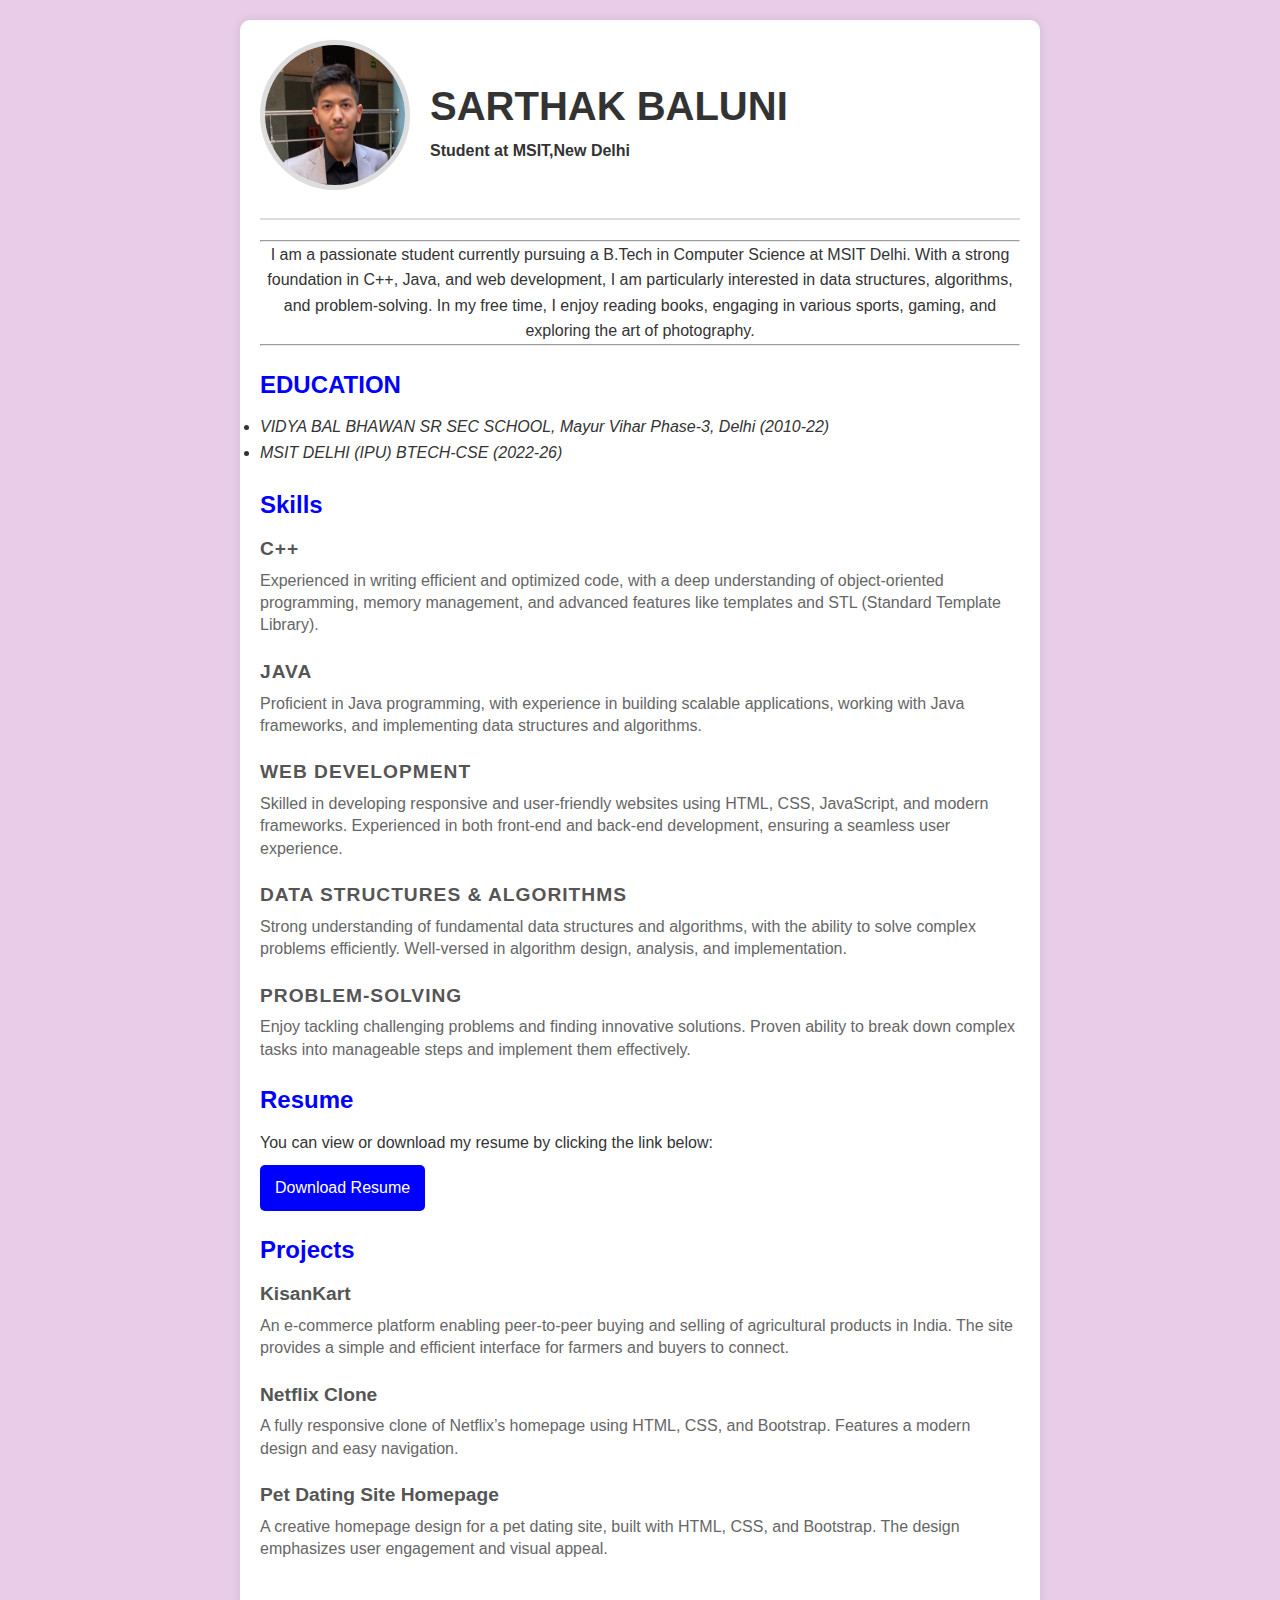
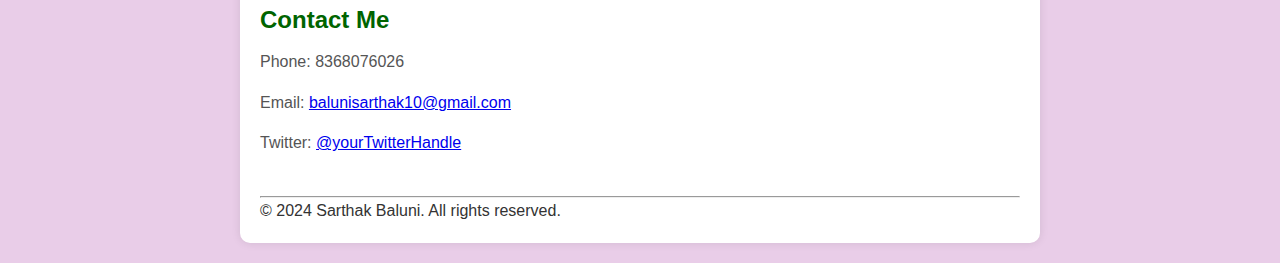
<file: index.html>
<!DOCTYPE html>
<html lang="en">
<head>
    <meta charset="UTF-8">
    <meta name="viewport" content="width=device-width, initial-scale=1.0">
    <title>Sarthak's Personal Site</title>    
    <link rel="stylesheet" href="css/styles2.css">
</head>
<body>
    <div class="container">
        <header class="header">
            <div class="profile-pic">
                <img src="img.png" alt="My Profile Pic" class="circular">
            </div>
            <div class="intro">
                <h1>SARTHAK BALUNI</h1>
                <b><p>Student at MSIT,New Delhi</p></b>
            </div>
        </header>

        <section class="bio">
            <hr>
            <p>I am a passionate student currently pursuing a B.Tech in Computer Science at MSIT Delhi. With a strong foundation in C++, Java, and web development, I am particularly interested in data structures, algorithms, and problem-solving. In my free time, I enjoy reading books, engaging in various sports, gaming, and exploring the art of photography.</p>
            <hr>
        </section>

        <section class="education">
            <h3><strong>EDUCATION</strong></h3>
            <ul>
                <li><em>VIDYA BAL BHAWAN SR SEC SCHOOL, Mayur Vihar Phase-3, Delhi (2010-22)</em></li>
                <li><em>MSIT DELHI (IPU) BTECH-CSE (2022-26)</em></li>
            </ul>
        </section>
        <section class="skills">
            <h3>Skills</h3>
            <div class="skill-item">
                <h4>C++</h4>
                <p>Experienced in writing efficient and optimized code, with a deep understanding of object-oriented programming, memory management, and advanced features like templates and STL (Standard Template Library).</p>
            </div>
            <div class="skill-item">
                <h4>Java</h4>
                <p>Proficient in Java programming, with experience in building scalable applications, working with Java frameworks, and implementing data structures and algorithms.</p>
            </div>
            <div class="skill-item">
                <h4>Web Development</h4>
                <p>Skilled in developing responsive and user-friendly websites using HTML, CSS, JavaScript, and modern frameworks. Experienced in both front-end and back-end development, ensuring a seamless user experience.</p>
            </div>
            <div class="skill-item">
                <h4>Data Structures & Algorithms</h4>
                <p>Strong understanding of fundamental data structures and algorithms, with the ability to solve complex problems efficiently. Well-versed in algorithm design, analysis, and implementation.</p>
            </div>
            <div class="skill-item">
                <h4>Problem-Solving</h4>
                <p>Enjoy tackling challenging problems and finding innovative solutions. Proven ability to break down complex tasks into manageable steps and implement them effectively.</p>
            </div>
        </section>
        <section class="resume">
            <h3>Resume</h3>
            <p>You can view or download my resume by clicking the link below:</p>
            <a href="My Resume.pdf" target="_blank" class="btn">Download Resume</a>
        </section>

        <section class="projects">
            <h3>Projects</h3>
            <div class="project-item">
                <h4>KisanKart</h4>
                <p>An e-commerce platform enabling peer-to-peer buying and selling of agricultural products in India. The site provides a simple and efficient interface for farmers and buyers to connect.</p>
            </div>
            <div class="project-item">
                <h4>Netflix Clone</h4>
                <p>A fully responsive clone of Netflix’s homepage using HTML, CSS, and Bootstrap. Features a modern design and easy navigation.</p>
            </div>
            <div class="project-item">
                <h4>Pet Dating Site Homepage</h4>
                <p>A creative homepage design for a pet dating site, built with HTML, CSS, and Bootstrap. The design emphasizes user engagement and visual appeal.</p>
            </div>
        </section>

        <section class="contact">
            <h3>Contact Me</h3>
            <p>Phone: 8368076026</p>
            <p>Email: <a href="mailto:balunisarthak10@gmail.com">balunisarthak10@gmail.com</a></p>
            <p>Twitter: <a href="https://twitter.com/yourTwitterHandle" target="_blank">@yourTwitterHandle</a></p>
        </section>

        <footer>
            <hr>
            <p>&copy; 2024 Sarthak Baluni. All rights reserved.</p>
        </footer>
    </div>
</body>
</html>
</file>
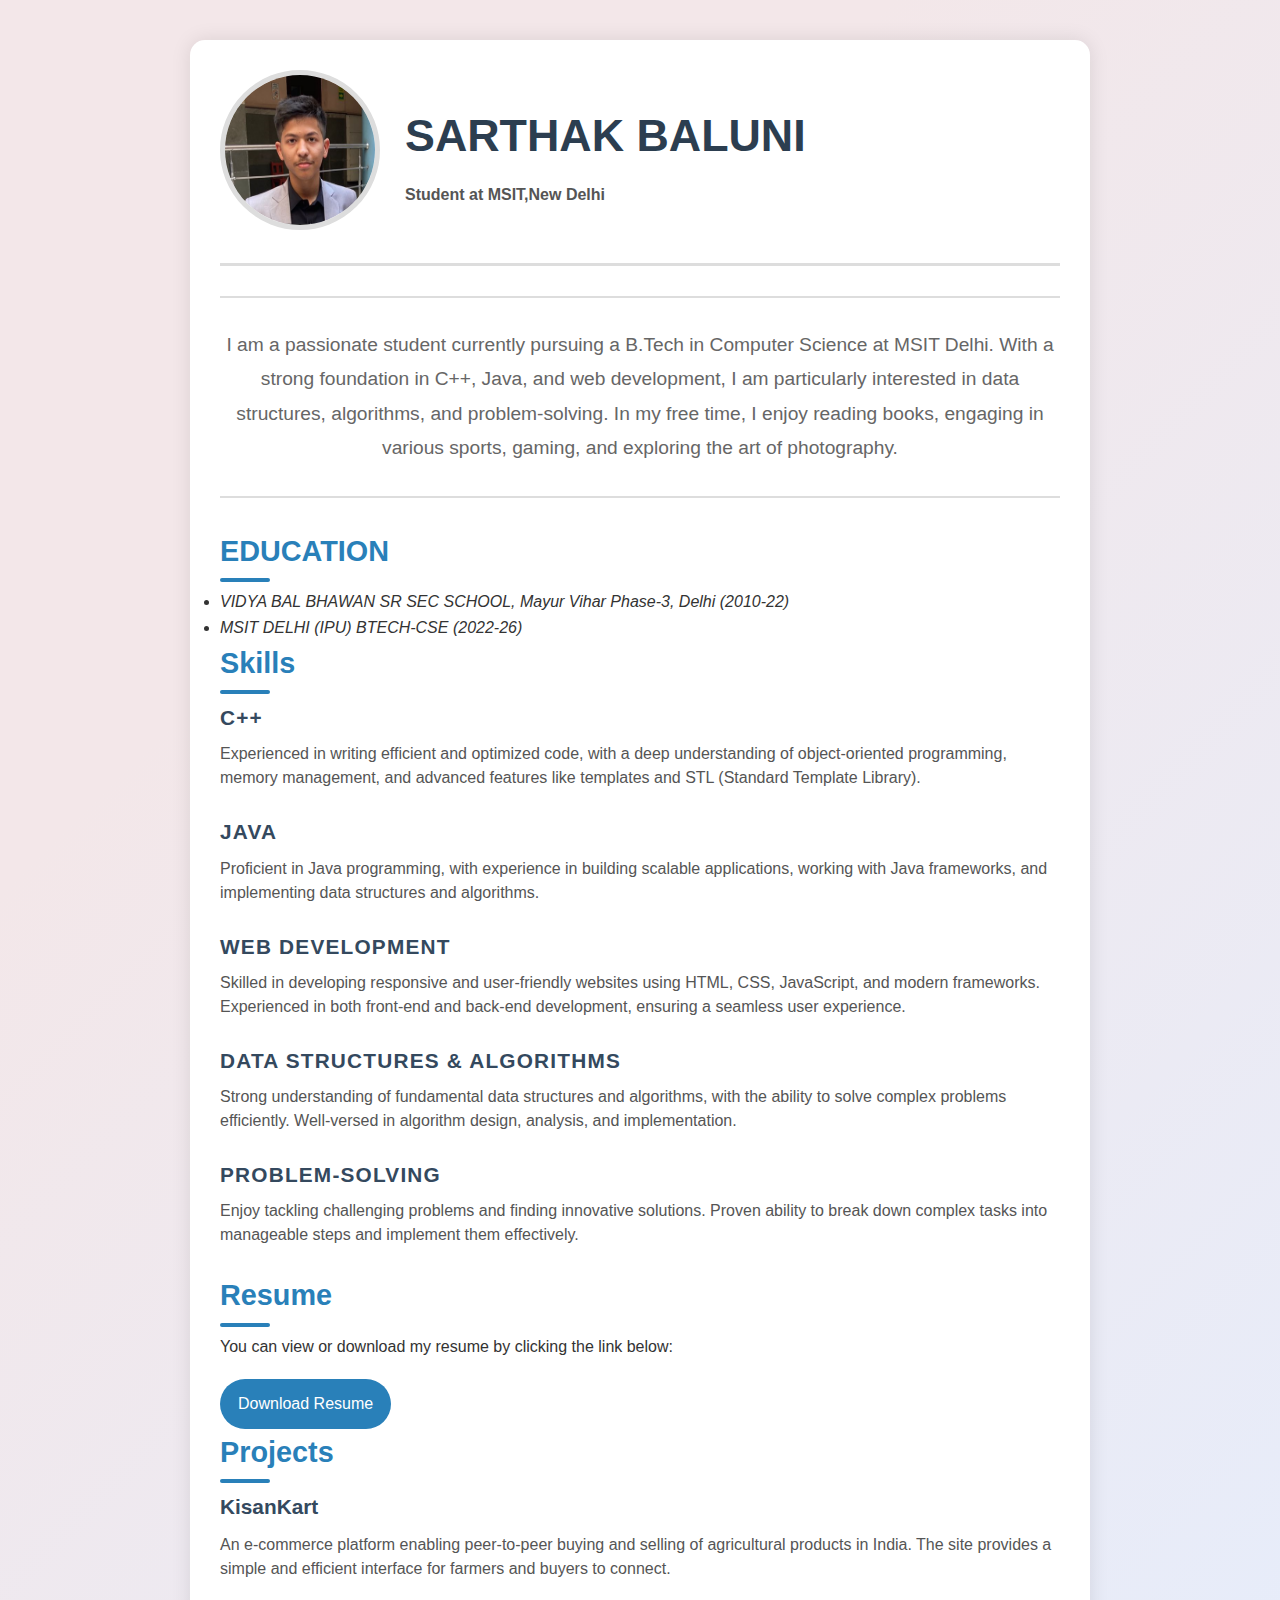
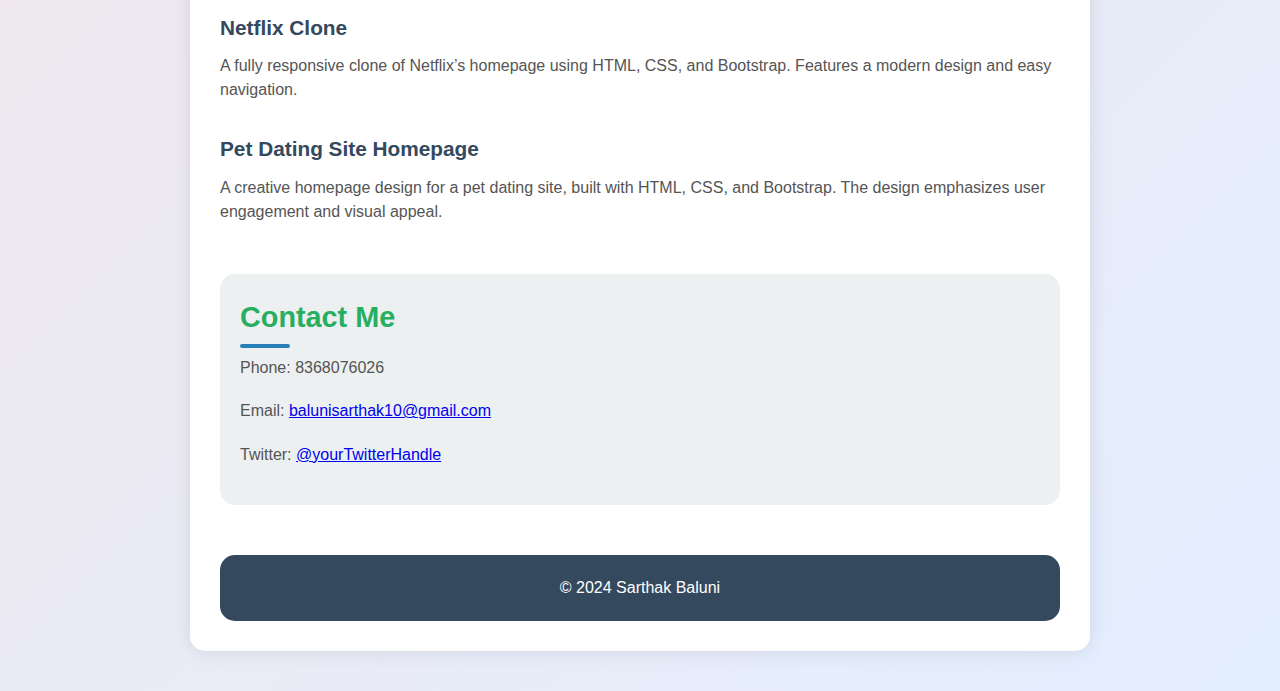
<file: task1.html>
<!DOCTYPE html>
<html lang="en">
<head>
    <meta charset="UTF-8">
    <meta name="viewport" content="width=device-width, initial-scale=1.0">
    <title>Sarthak's Personal Site</title>    
    <link rel="stylesheet" href="css/task1.css">
</head>
<body>
    <div class="container">
        <header class="header">
            <div class="profile-pic">
                <img src="img.png" alt="My Profile Pic" class="circular">
            </div>
            <div class="intro">
                <h1>SARTHAK BALUNI</h1>
                <b><p>Student at MSIT,New Delhi</p></b>
            </div>
        </header>

        <section class="bio">
            <hr>
            <p>I am a passionate student currently pursuing a B.Tech in Computer Science at MSIT Delhi. With a strong foundation in C++, Java, and web development, I am particularly interested in data structures, algorithms, and problem-solving. In my free time, I enjoy reading books, engaging in various sports, gaming, and exploring the art of photography.</p>
            <hr>
        </section>

        <section class="education">
            <h3><strong>EDUCATION</strong></h3>
            <ul>
                <li><em>VIDYA BAL BHAWAN SR SEC SCHOOL, Mayur Vihar Phase-3, Delhi (2010-22)</em></li>
                <li><em>MSIT DELHI (IPU) BTECH-CSE (2022-26)</em></li>
            </ul>
        </section>
        <section class="skills">
            <h3>Skills</h3>
            <div class="skill-item">
                <h4>C++</h4>
                <p>Experienced in writing efficient and optimized code, with a deep understanding of object-oriented programming, memory management, and advanced features like templates and STL (Standard Template Library).</p>
            </div>
            <div class="skill-item">
                <h4>Java</h4>
                <p>Proficient in Java programming, with experience in building scalable applications, working with Java frameworks, and implementing data structures and algorithms.</p>
            </div>
            <div class="skill-item">
                <h4>Web Development</h4>
                <p>Skilled in developing responsive and user-friendly websites using HTML, CSS, JavaScript, and modern frameworks. Experienced in both front-end and back-end development, ensuring a seamless user experience.</p>
            </div>
            <div class="skill-item">
                <h4>Data Structures & Algorithms</h4>
                <p>Strong understanding of fundamental data structures and algorithms, with the ability to solve complex problems efficiently. Well-versed in algorithm design, analysis, and implementation.</p>
            </div>
            <div class="skill-item">
                <h4>Problem-Solving</h4>
                <p>Enjoy tackling challenging problems and finding innovative solutions. Proven ability to break down complex tasks into manageable steps and implement them effectively.</p>
            </div>
        </section>
        <section class="resume">
            <h3>Resume</h3>
            <p>You can view or download my resume by clicking the link below:</p>
            <a href="My Resume.pdf" target="_blank" class="btn">Download Resume</a>
        </section>

        <section class="projects">
            <h3>Projects</h3>
            <div class="project-item">
                <h4>KisanKart</h4>
                <p>An e-commerce platform enabling peer-to-peer buying and selling of agricultural products in India. The site provides a simple and efficient interface for farmers and buyers to connect.</p>
            </div>
            <div class="project-item">
                <h4>Netflix Clone</h4>
                <p>A fully responsive clone of Netflix’s homepage using HTML, CSS, and Bootstrap. Features a modern design and easy navigation.</p>
            </div>
            <div class="project-item">
                <h4>Pet Dating Site Homepage</h4>
                <p>A creative homepage design for a pet dating site, built with HTML, CSS, and Bootstrap. The design emphasizes user engagement and visual appeal.</p>
            </div>
        </section>

        <section class="contact">
            <h3>Contact Me</h3>
            <p>Phone: 8368076026</p>
            <p>Email: <a href="mailto:balunisarthak10@gmail.com">balunisarthak10@gmail.com</a></p>
            <p>Twitter: <a href="https://twitter.com/yourTwitterHandle" target="_blank">@yourTwitterHandle</a></p>
        </section>

        <footer>
            <p>&copy; 2024 Sarthak Baluni</p>
        </footer>
    </div>
</body>
</html>
</file>
<file: css/styles2.css>
/* Reset some default styles */
* {
    margin: 0;
    padding: 0;
    box-sizing: border-box;
}

body {
    background-color: rgb(233, 205, 232);
    font-family: Arial, sans-serif;
    color: #333;
    line-height: 1.6;
}

.container {
    max-width: 800px;
    margin: 20px auto;
    padding: 20px;
    background-color: white;
    border-radius: 10px;
    box-shadow: 0 0 10px rgba(0, 0, 0, 0.1);
}

.header {
    display: flex;
    align-items: center;
    border-bottom: 2px solid #ddd;
    padding-bottom: 20px;
}

.profile-pic img {
    width: 150px;
    height: 150px;
    border-radius: 50%;
    border: 5px solid #ddd;
    margin-right: 20px;
    transition: background-color 0.3s ease;
}

.profile-pic img:hover {
    background-color: gold;
}

.intro h1 {
    color: #333;
    font-size: 2.5em;
}

.intro em {
    color: #555;
}

.bio {
    margin: 20px 0;
    text-align: center;
}

.education, .work-experience, .skills, .resume, .projects, .contact {
    margin: 20px 0;
}

h3 {
    color: blue;
    font-size: 1.5em;
    margin-bottom: 10px;
}

.skill-item {
    margin-bottom: 20px;
}

.skill-item h4 {
    font-size: 1.2em;
    color: #555;
    margin-bottom: 5px;
    text-transform: uppercase;
    letter-spacing: 1px;
}

.skill-item p {
    margin: 0;
    color: #666;
    font-size: 1em;
    line-height: 1.4;
}

.resume .btn {
    display: inline-block;
    margin-top: 10px;
    padding: 10px 15px;
    background-color: blue;
    color: white;
    text-decoration: none;
    border-radius: 5px;
    transition: background-color 0.3s ease;
}

.resume .btn:hover {
    background-color: darkblue;
}

.projects .project-item {
    margin-bottom: 20px;
}

.project-item h4 {
    font-size: 1.2em;
    color: #555;
    margin-bottom: 5px;
}

.project-item p {
    margin: 0;
    color: #666;
    font-size: 1em;
    line-height: 1.4;
}

table {
    width: 100%;
    border-collapse: collapse;
    margin-bottom: 20px;
}

th, td {
    padding: 10px;
    text-align: left;
    border-bottom: 1px solid #ddd;
}

th {
    background-color: #f4f4f4;
}

.skills td:first-child {
    width: 70%;
}

.links a {
    display: inline-block;
    margin-right: 10px;
    margin-top: 10px;
    text-decoration: none;
    color: blue;
    border: 1px solid blue;
    padding: 5px 10px;
    border-radius: 5px;
    transition: background-color 0.3s ease, color 0.3s ease;
}

.links a:hover {
    background-color: blue;
    color: white;
}

/* New Styles for Contact Section */
.contact {
    margin: 40px 0;
}

.contact h3 {
    color: darkgreen;
}

.contact p {
    margin-bottom: 15px;
    color: #555;
}

.contact-details p {
    margin-bottom: 10px;
}

.contact-details a {
    color: blue;
    text-decoration: none;
}

.contact-details a:hover {
    text-decoration: underline;
}

.contact-form {
    margin-top: 20px;
}

.form-group {
    margin-bottom: 15px;
}

.form-group label {
    display: block;
    font-weight: bold;
    margin-bottom: 5px;
    color: #333;
}

.form-group input[type="text"],
.form-group input[type="password"],
.form-group input[type="email"],
.form-group input[type="date"],
.form-group input[type="color"],
.form-group textarea {
    width: 100%;
    padding: 8px;
    border: 1px solid #ccc;
    border-radius: 5px;
}

.form-group input[type="checkbox"] {
    margin-top: 8px;
}

.submit-btn {
    background-color: blue;
    color: white;
    border: none;
    padding: 10px 15px;
    border-radius: 5px;
    cursor: pointer;
    transition: background-color 0.3s ease;
}

.submit-btn:hover {
    background-color: darkblue;
}
</file>
<file: css/task1.css>
/* Reset some default styles */
* {
    margin: 0;
    padding: 0;
    box-sizing: border-box;
}

body {
    background: linear-gradient(135deg, #f3e7e9 25%, #e3eeff 100%);
    font-family: 'Poppins', Arial, sans-serif;
    color: #333;
    line-height: 1.6;
}

.container {
    max-width: 900px;
    margin: 40px auto;
    padding: 30px;
    background: #fff;
    border-radius: 15px;
    box-shadow: 0 0 20px rgba(0, 0, 0, 0.1);
}

.header {
    display: flex;
    align-items: center;
    border-bottom: 3px solid #ddd;
    padding-bottom: 25px;
}

.profile-pic img {
    width: 160px;
    height: 160px;
    border-radius: 50%;
    border: 5px solid #ddd;
    margin-right: 25px;
    transition: transform 0.3s ease, background-color 0.3s ease;
}

.profile-pic img:hover {
    transform: scale(1.05);
    background-color: gold;
}

.intro h1 {
    color: #2c3e50;
    font-size: 2.8em;
    margin-bottom: 10px;
}

.intro p {
    font-weight: bold;
    color: #555;
    margin-top: 5px;
}

.bio {
    margin: 30px 0;
    text-align: center;
}

.bio p {
    font-size: 1.2em;
    color: #666;
    line-height: 1.8;
}

hr {
    border: 0;
    height: 2px;
    background: #ddd;
    margin: 30px 0;
}

h3 {
    color: #2980b9;
    font-size: 1.8em;
    margin-bottom: 15px;
    position: relative;
}

h3:after {
    content: '';
    width: 50px;
    height: 4px;
    background: #2980b9;
    position: absolute;
    left: 0;
    bottom: -8px;
    border-radius: 2px;
}

.skill-item {
    margin-bottom: 25px;
}

.skill-item h4 {
    font-size: 1.3em;
    color: #34495e;
    margin-bottom: 8px;
    text-transform: uppercase;
    letter-spacing: 1.2px;
}

.skill-item p {
    margin: 0;
    color: #555;
    font-size: 1em;
    line-height: 1.5;
}

.resume .btn {
    display: inline-block;
    margin-top: 20px;
    padding: 12px 18px;
    background-color: #2980b9;
    color: white;
    text-decoration: none;
    border-radius: 25px;
    transition: background-color 0.3s ease, transform 0.3s ease;
}

.resume .btn:hover {
    background-color: #1a598a;
    transform: scale(1.05);
}

.projects .project-item {
    margin-bottom: 30px;
}

.project-item h4 {
    font-size: 1.3em;
    color: #34495e;
    margin-bottom: 10px;
}

.project-item p {
    margin: 0;
    color: #555;
    font-size: 1em;
    line-height: 1.5;
}

.contact {
    margin: 50px 0;
    background: #ecf0f1;
    padding: 20px;
    border-radius: 15px;
}

.contact h3 {
    color: #27ae60;
}

.contact p {
    margin-bottom: 18px;
    color: #555;
}

.contact-details a {
    color: #2980b9;
    text-decoration: none;
    font-weight: bold;
}

.contact-details a:hover {
    text-decoration: underline;
}

footer {
    text-align: center;
    padding: 20px;
    background: #34495e;
    color: white;
    border-radius: 15px;
}

footer p {
    font-size: 1em;
    margin: 0;
}

footer a {
    color: #ecf0f1;
    text-decoration: none;
    font-weight: bold;
}

footer a:hover {
    text-decoration: underline;
}

/* New Styles for Hover Effects */
.resume .btn:hover,
.links a:hover,
.submit-btn:hover {
    background-color: #27ae60;
    color: white;
    transform: translateY(-2px);
}

/* Media Query for Responsive Design */
@media (max-width: 768px) {
    .header {
        flex-direction: column;
        text-align: center;
    }

    .profile-pic img {
        margin: 0 auto 20px;
    }

    .intro h1 {
        font-size: 2em;
    }

    .container {
        padding: 20px;
    }
}
</file>
